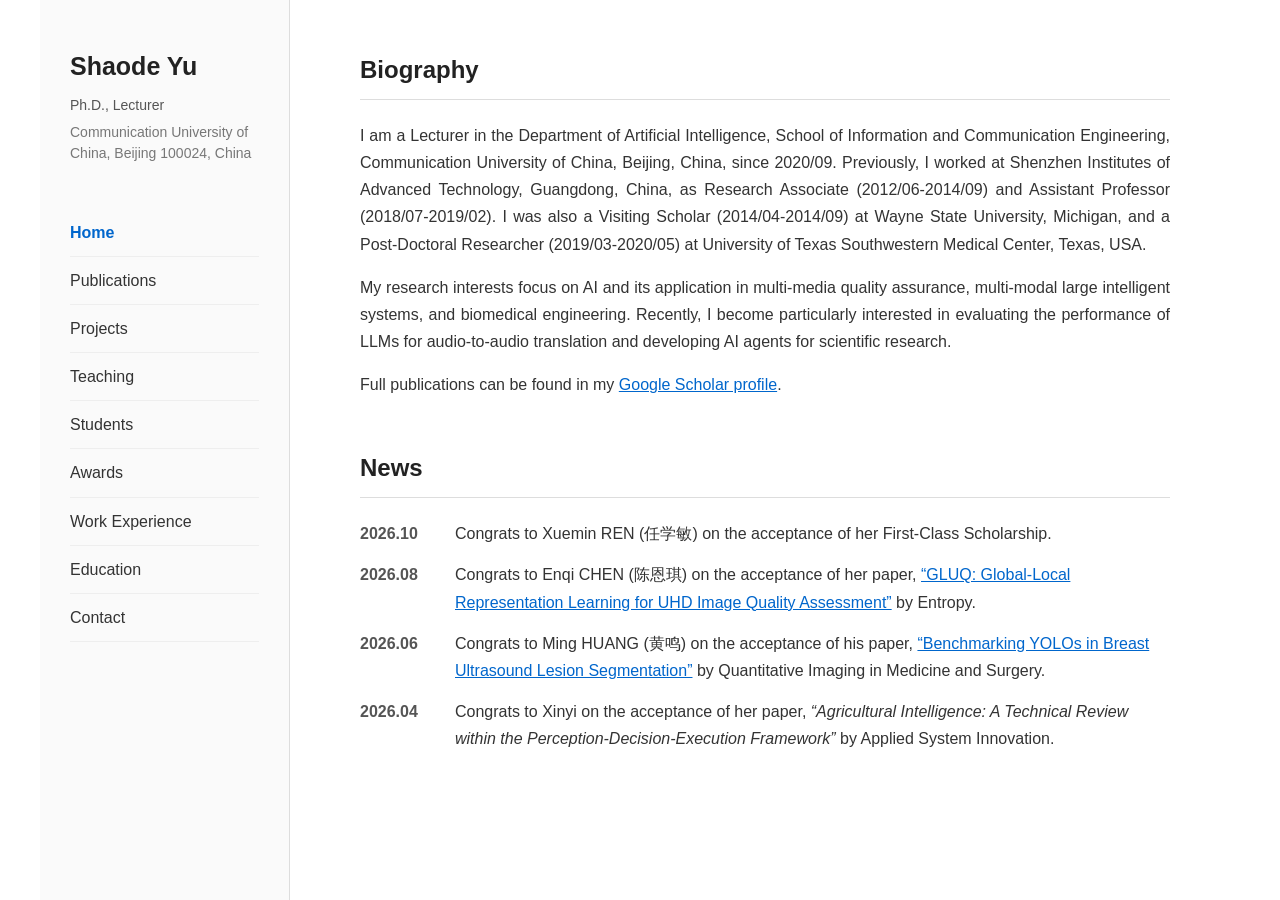
<file: index.html>
<!DOCTYPE html>
<html lang="en">

<head>
    <!-- 字符编码，保证中文、英文都正常显示 -->
    <meta charset="UTF-8">

    <!-- 让网页在手机和平板上正常缩放 -->
    <meta name="viewport" content="width=device-width, initial-scale=1.0">

    <!-- 浏览器标签页显示的标题 -->
    <title>Shaode Yu | Personal Homepage</title>

    <!-- 引入统一的 CSS 样式文件 -->
    <link rel="stylesheet" href="style.css">
</head>


<body>

    <!--
        整个页面的总容器
        里面包含：
        1. 左侧 sidebar
        2. 右侧 main content
    -->
    <div class="page-container">


        <!-- =====================================================
             左侧导航栏
        ====================================================== -->
        <aside class="sidebar">

            <!-- 姓名 -->
            <div class="profile-block">

                <h1 class="profile-name">
                    Shaode Yu
                </h1>

                <p class="profile-title">
                    Ph.D., Lecturer
                </p>

                <p class="profile-affiliation">
                    Communication University of China, Beijing 100024, China
                </p>

            </div>


            <!-- 导航菜单 -->
            <nav class="menu">

                <a href="index.html" class="active">
                    Home
                </a>

                <a href="publications.html">
                    Publications
                </a>

                <a href="projects.html">
                    Projects
                </a>

                <a href="teaching.html">
                    Teaching
                </a>

                <a href="students.html">
                    Students
                </a>

                <a href="awards.html">
                    Awards
                </a>

                <a href="work.html">
                    Work Experience
                </a>

                <a href="education.html">
                    Education
                </a>
                
                <a href="contact.html">
                    Contact
                </a>

            </nav>


        </aside>



        <!-- =====================================================
             右侧主要内容
        ====================================================== -->
        <main class="content">


            <!-- =========================
                 Biography
            ========================== -->
            <section class="section">

                <h2>Biography</h2>

                <p>
                    I am a Lecturer in the Department of Artificial Intelligence, School of Information and Communication Engineering, 
                    Communication University of China, Beijing, China, since 2020/09. 
                    Previously, I worked at Shenzhen Institutes of Advanced Technology, Guangdong, China, 
                    as Research Associate (2012/06-2014/09) and Assistant Professor (2018/07-2019/02). 
                    I was also a Visiting Scholar (2014/04-2014/09) at Wayne State University, Michigan, 
                    and a Post-Doctoral Researcher (2019/03-2020/05) at University of Texas Southwestern Medical Center, Texas, USA. 
                </p>

                <p>
                    My research interests focus on AI and its application in multi-media quality assurance, 
                    multi-modal large intelligent systems, and biomedical engineering. 
                    Recently, I become particularly interested in evaluating the performance of LLMs 
                    for audio-to-audio translation and developing AI agents for scientific research.
                </p>

                <p>
                    Full publications can be found in my <a href="https://scholar.google.com/citations?user=_C29QQoAAAAJ&hl=en&oi=ao">Google Scholar profile</a>.
                </p>

            </section>



            <!-- =========================
                 News
            ========================== -->
            <section class="section">

                <h2>News</h2>

                <div class="news-list">

                    <div class="news-item">

                        <span class="news-date">
                            2026.10
                        </span>

                        <span class="news-content">
                            Congrats to Xuemin REN (任学敏) on the acceptance of her First-Class Scholarship.
                        </span>

                    </div>

                    
                    <div class="news-item">

                        <span class="news-date">
                            2026.08
                        </span>

                        <span class="news-content">
                            Congrats to Enqi CHEN (陈恩琪) on the acceptance of her paper, 
                            <a href="https://www.mdpi.com/1099-4300/28/8/861">“GLUQ: Global-Local Representation Learning for UHD Image Quality Assessment”</a>
                            by Entropy.
                        </span>

                    </div>


                    <div class="news-item">

                        <span class="news-date">
                            2026.06
                        </span>

                        <span class="news-content">
                            Congrats to Ming HUANG (黄鸣) on the acceptance of his paper, 
                            <a href="https://qims.amegroups.org/article/view/154956">“Benchmarking YOLOs in Breast Ultrasound Lesion Segmentation”</a>
                            by Quantitative Imaging in Medicine and Surgery.
                        </span>

                    </div>


                    <div class="news-item">

                        <span class="news-date">
                            2026.04
                        </span>

                        <span class="news-content">
                            Congrats to Xinyi on the acceptance of her paper, 
                            <em>“Agricultural Intelligence: A Technical Review within the Perception-Decision-Execution Framework”</em> 
                            by Applied System Innovation.
                        </span>

                    </div>


                </div>

            </section>


        </main>

    </div>

</body>

</html>
</file>
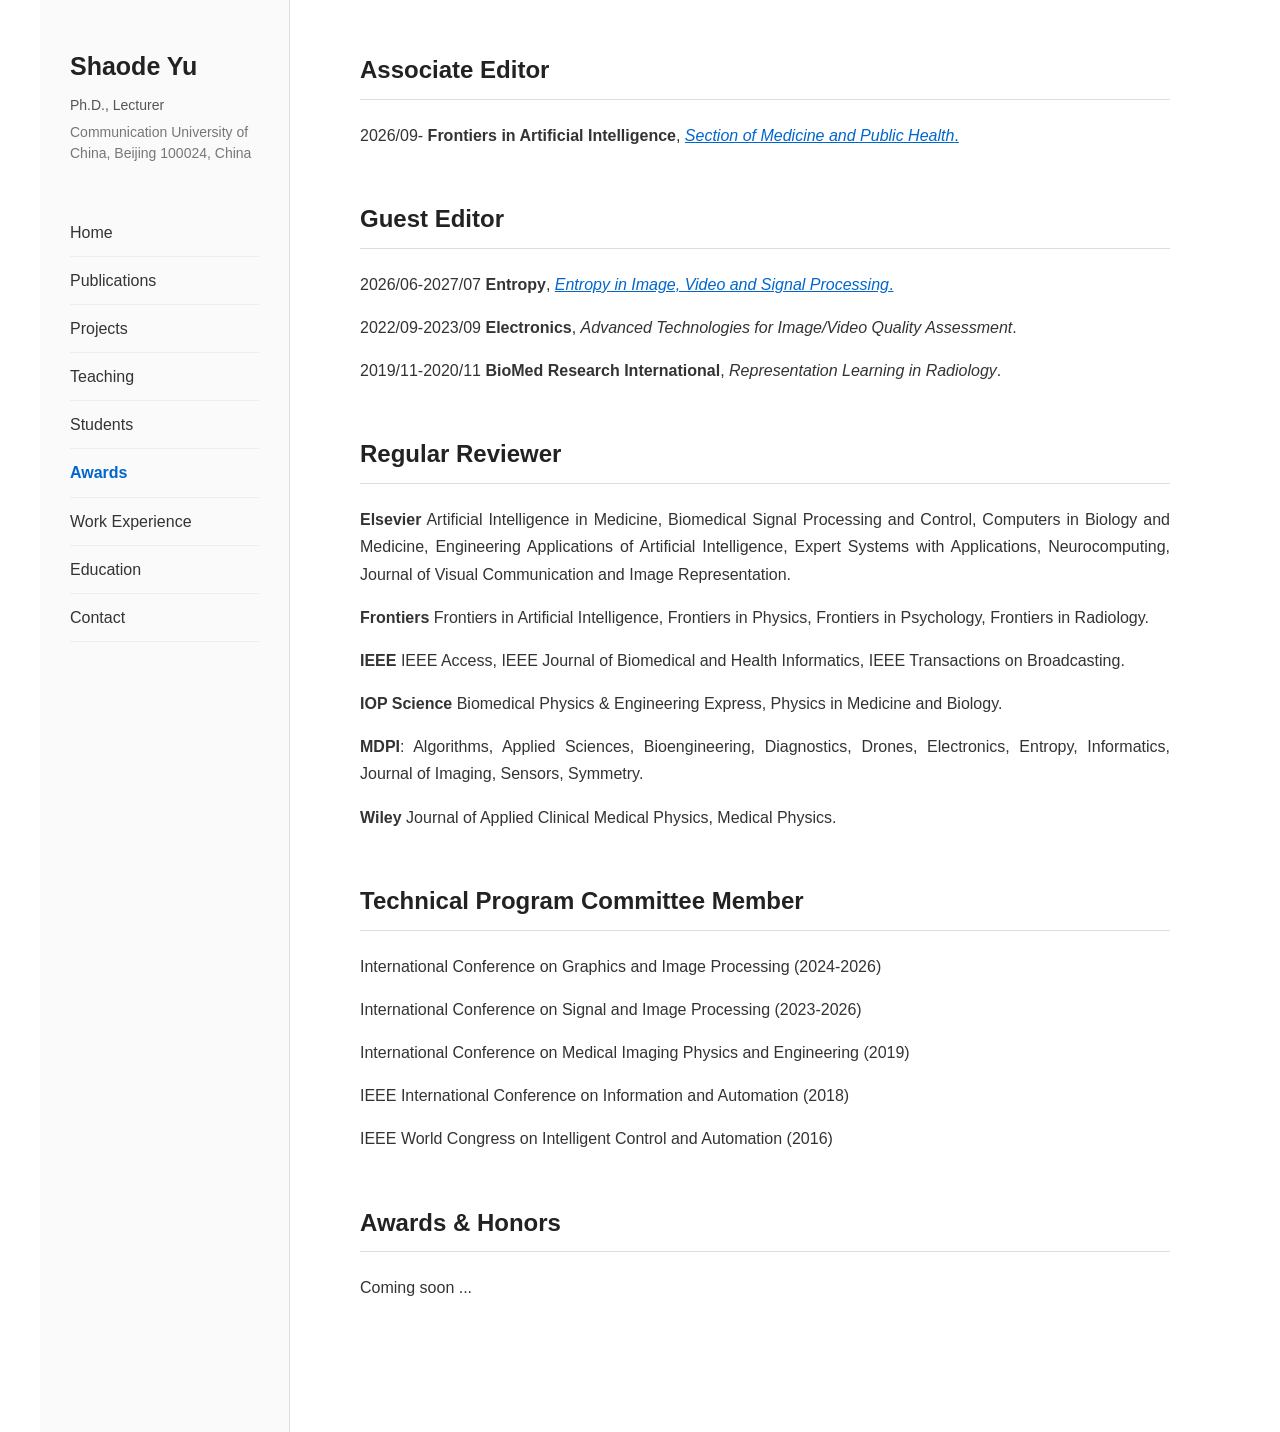
<file: awards.html>
<!DOCTYPE html>
<html lang="en">

<head>
    <!-- 字符编码，保证中文、英文都正常显示 -->
    <meta charset="UTF-8">

    <!-- 让网页在手机和平板上正常缩放 -->
    <meta name="viewport" content="width=device-width, initial-scale=1.0">

    <!-- 浏览器标签页显示的标题 -->
    <title>Shaode Yu | Personal Homepage</title>

    <!-- 引入统一的 CSS 样式文件 -->
    <link rel="stylesheet" href="style.css">
</head>


<body>

    <!--
        整个页面的总容器
        里面包含：
        1. 左侧 sidebar
        2. 右侧 main content
    -->
    <div class="page-container">


        <!-- =====================================================
             左侧导航栏
        ====================================================== -->
        <aside class="sidebar">

            <!-- 姓名 -->
            <div class="profile-block">

                <h1 class="profile-name">
                    Shaode Yu
                </h1>

                <p class="profile-title">
                    Ph.D., Lecturer
                </p>

                <p class="profile-affiliation">
                    Communication University of China, Beijing 100024, China
                </p>

            </div>


            <!-- 导航菜单 -->
            <nav class="menu">

                <a href="index.html">
                    Home
                </a>

                <a href="publications.html">
                    Publications
                </a>

                <a href="projects.html">
                    Projects
                </a>

                <a href="teaching.html">
                    Teaching
                </a>

                <a href="students.html">
                    Students
                </a>

                <a href="awards.html" class="active">
                    Awards
                </a>

                <a href="work.html">
                    Work Experience
                </a>

                <a href="education.html">
                    Education
                </a>
                
                <a href="contact.html">
                    Contact
                </a>

            </nav>


        </aside>



        <!-- =====================================================
             右侧主要内容
        ====================================================== -->
        <main class="content">

    <section class="section">
    <h2>Associate Editor</h2>

        <p>
            2026/09- <strong>Frontiers in Artificial Intelligence</strong>, 
                    <a href="https://www.frontiersin.org/journals/artificial-intelligence" target="_blank">
                        <em>Section of Medicine and Public Health</em>.
                    </a>
        </p>
    
</section>
            
<section class="section">
    <h2>Guest Editor</h2>

        <p>
            2026/06-2027/07 <strong>Entropy</strong>, 
                    <a href="https://www.mdpi.com/journal/entropy/special_issues/Z1MXG5151X" target="_blank">
                        <em>Entropy in Image, Video and Signal Processing</em>.
                    </a>
        </p>
    
        <p>
            2022/09-2023/09 <strong>Electronics</strong>, <em>Advanced Technologies for Image/Video Quality Assessment</em>.
        </p>
    
        <p>
            2019/11-2020/11 <strong>BioMed Research International</strong>, <em>Representation Learning in Radiology</em>.
        </p>
    
</section>
            
<section class="section">

    <h2>Regular Reviewer</h2>    

        <p>
            <strong>Elsevier</strong> Artificial Intelligence in Medicine, Biomedical Signal Processing and Control, 
            Computers in Biology and Medicine, Engineering Applications of Artificial Intelligence, 
            Expert Systems with Applications, Neurocomputing, Journal of Visual Communication and Image Representation.
        </p>

        <p>
            <strong>Frontiers</strong> Frontiers in Artificial Intelligence, Frontiers in Physics, Frontiers in Psychology, Frontiers in Radiology.
        </p>
    
        <p>
            <strong>IEEE</strong> IEEE Access, IEEE Journal of Biomedical and Health Informatics, IEEE Transactions on Broadcasting.
        </p>
        
        <p>
            <strong>IOP Science</strong> Biomedical Physics & Engineering Express, Physics in Medicine and Biology. 
        </p>

        <p>
            <strong>MDPI</strong>: Algorithms, Applied Sciences, Bioengineering, Diagnostics, Drones, 
            Electronics, Entropy, Informatics, Journal of Imaging, Sensors, Symmetry.  
        </p>
    
        <p>
            <strong>Wiley</strong> Journal of Applied Clinical Medical Physics, Medical Physics.
        </p>
        
</section>


<section class="section">

    <h2>Technical Program Committee Member</h2>
    
        <p>
            International Conference on Graphics and Image Processing (2024-2026)
        </p>
    
        <p>
            International Conference on Signal and Image Processing (2023-2026)
        </p>
    
        <p>
            International Conference on Medical Imaging Physics and Engineering (2019)
        </p>
    
        <p>
            IEEE International Conference on Information and Automation (2018)
        </p>

        <p>
            IEEE World Congress on Intelligent Control and Automation (2016) 
        </p>

</section>


<section class="section">
    <h2>Awards & Honors</h2>
        <p>
            Coming soon ...
        </p>

</section>

        </main>

    </div>

</body>

</html>
</file>
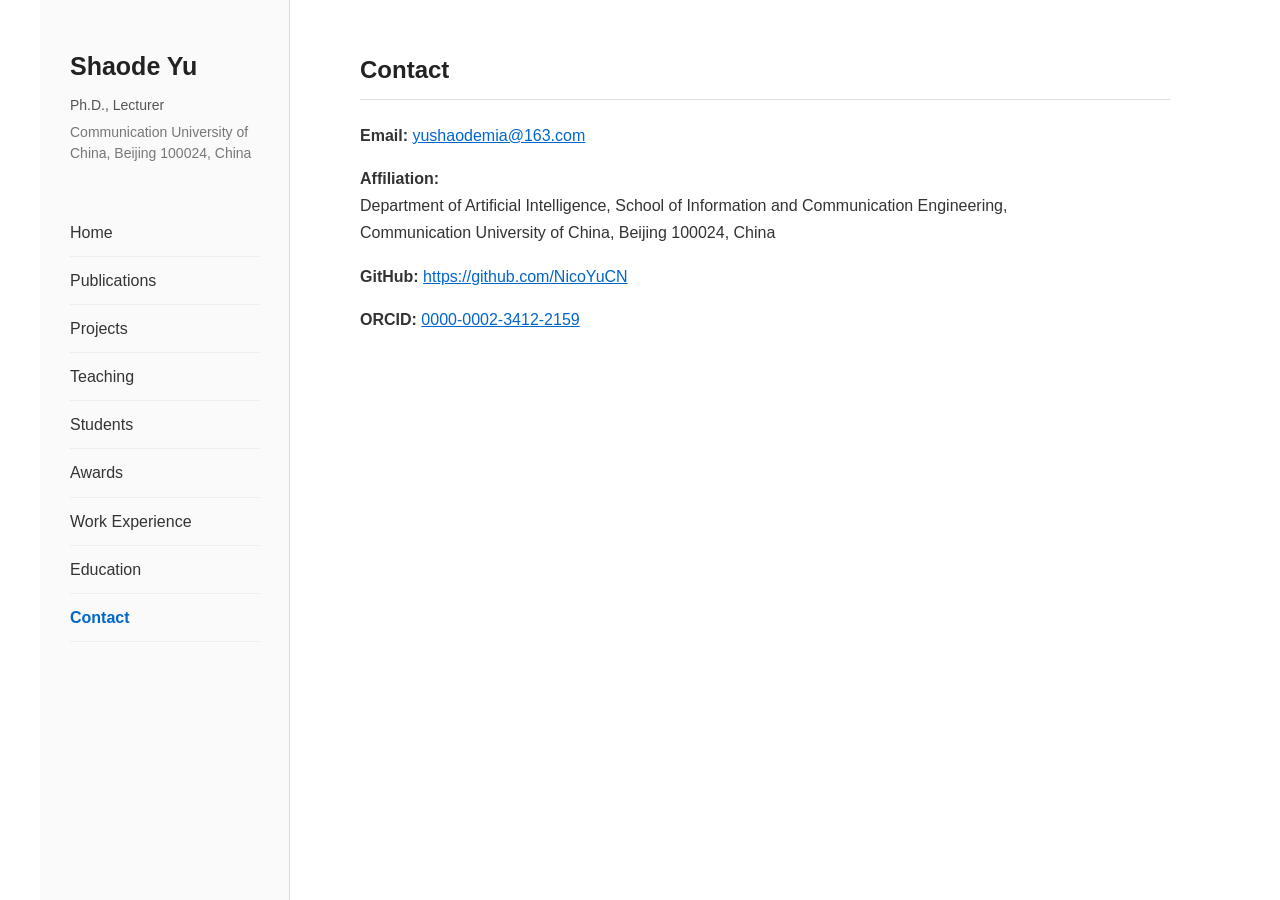
<file: contact.html>
<!DOCTYPE html>
<html lang="en">

<head>
    <!-- 字符编码，保证中文、英文都正常显示 -->
    <meta charset="UTF-8">

    <!-- 让网页在手机和平板上正常缩放 -->
    <meta name="viewport" content="width=device-width, initial-scale=1.0">

    <!-- 浏览器标签页显示的标题 -->
    <title>Shaode Yu | Personal Homepage</title>

    <!-- 引入统一的 CSS 样式文件 -->
    <link rel="stylesheet" href="style.css">
</head>


<body>

    <!--
        整个页面的总容器
        里面包含：
        1. 左侧 sidebar
        2. 右侧 main content
    -->
    <div class="page-container">


        <!-- =====================================================
             左侧导航栏
        ====================================================== -->
        <aside class="sidebar">

            <!-- 姓名 -->
            <div class="profile-block">

                <h1 class="profile-name">
                    Shaode Yu
                </h1>

                <p class="profile-title">
                    Ph.D., Lecturer
                </p>

                <p class="profile-affiliation">
                    Communication University of China, Beijing 100024, China
                </p>

            </div>


            <!-- 导航菜单 -->
            <nav class="menu">

                <a href="index.html">
                    Home
                </a>

                <a href="publications.html">
                    Publications
                </a>

                <a href="projects.html">
                    Projects
                </a>

                <a href="teaching.html">
                    Teaching
                </a>

                <a href="students.html">
                    Students
                </a>

                <a href="awards.html">
                    Awards
                </a>

                <a href="work.html">
                    Work Experience
                </a>

                <a href="education.html">
                    Education
                </a>                

                <a href="contact.html" class="active">
                    Contact
                </a>

            </nav>


        </aside>



        <!-- =====================================================
             右侧主要内容
        ====================================================== -->
        <main class="content">
            
            <section class="section">

    <h2>Contact</h2>

    <p>
        <strong>Email:</strong>
        <a href="mailto:yushaodemia@163.com">
            yushaodemia@163.com
        </a>
    </p>


    <p>
        <strong>Affiliation:</strong><br>
        Department of Artificial Intelligence, School of Information and Communication Engineering, <br>
        Communication University of China, Beijing 100024, China
    </p>


    <p>
        <strong>GitHub:</strong>
        <a href="https://github.com/NicoYuCN"
           target="_blank">
            https://github.com/NicoYuCN
        </a>
    </p>
    

    <p>
        <strong>ORCID:</strong>
        <a href="https://orcid.org/0000-0002-3412-2159"
           target="_blank">
            0000-0002-3412-2159
        </a>
    </p>


</section>

                    </main>

    </div>

</body>

</html>
</file>
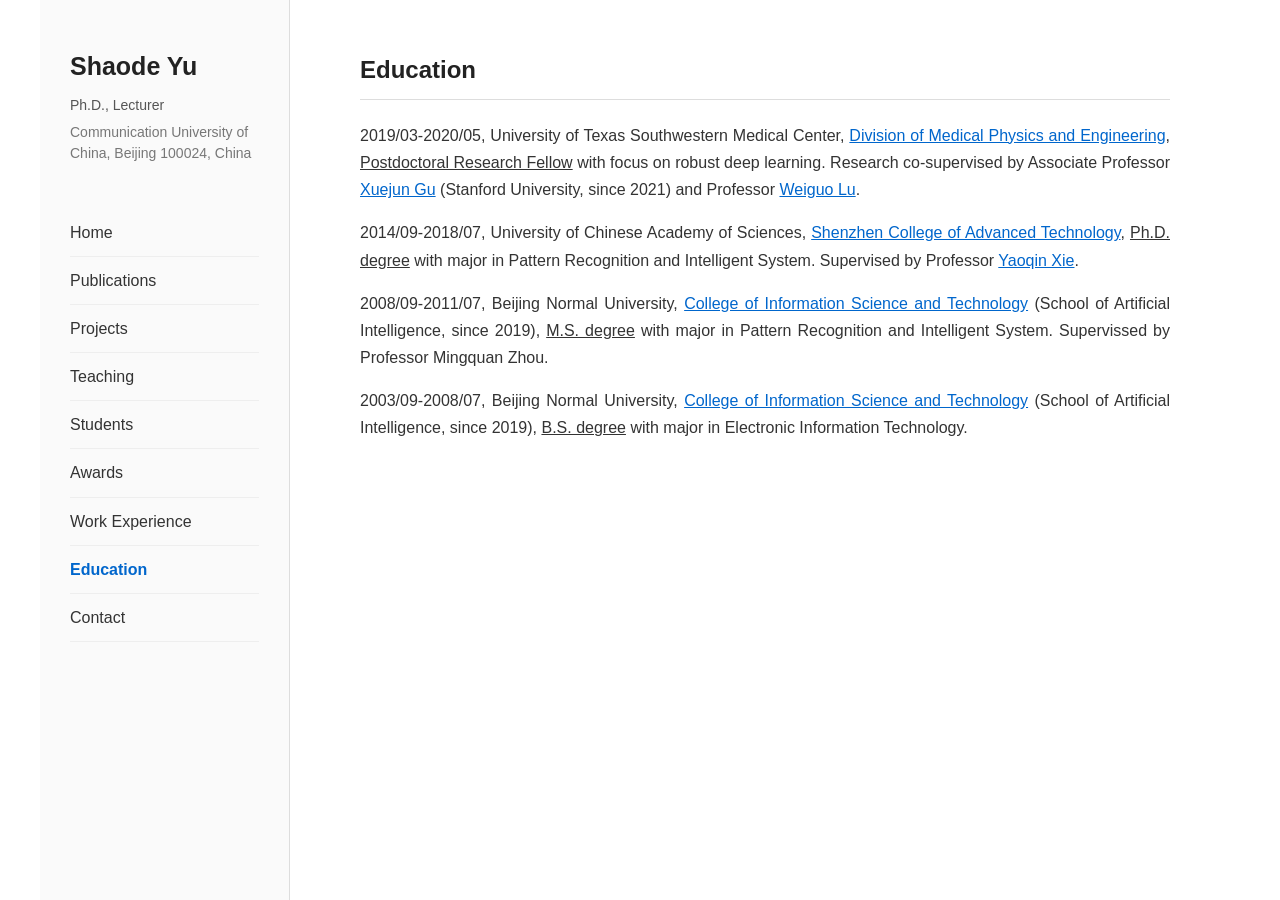
<file: education.html>
<!DOCTYPE html>
<html lang="en">

<head>
    <!-- 字符编码，保证中文、英文都正常显示 -->
    <meta charset="UTF-8">

    <!-- 让网页在手机和平板上正常缩放 -->
    <meta name="viewport" content="width=device-width, initial-scale=1.0">

    <!-- 浏览器标签页显示的标题 -->
    <title>Shaode Yu | Personal Homepage</title>

    <!-- 引入统一的 CSS 样式文件 -->
    <link rel="stylesheet" href="style.css">
</head>


<body>

    <!--
        整个页面的总容器
        里面包含：
        1. 左侧 sidebar
        2. 右侧 main content
    -->
    <div class="page-container">


        <!-- =====================================================
             左侧导航栏
        ====================================================== -->
        <aside class="sidebar">

            <!-- 姓名 -->
            <div class="profile-block">

                <h1 class="profile-name">
                    Shaode Yu
                </h1>

                <p class="profile-title">
                    Ph.D., Lecturer
                </p>

                <p class="profile-affiliation">
                    Communication University of China, Beijing 100024, China
                </p>

            </div>


            <!-- 导航菜单 -->
            <nav class="menu">

                <a href="index.html">
                    Home
                </a>

                <a href="publications.html">
                    Publications
                </a>

                <a href="projects.html">
                    Projects
                </a>

                <a href="teaching.html">
                    Teaching
                </a>

                <a href="students.html">
                    Students
                </a>

                <a href="awards.html">
                    Awards
                </a>

                <a href="work.html">
                    Work Experience
                </a>

                <a href="education.html" class="active">
                    Education
                </a>                

                <a href="contact.html">
                    Contact
                </a>

            </nav>


        </aside>



        <!-- =====================================================
             右侧主要内容
        ====================================================== -->
        <main class="content">
            
            <section class="section">

    <h2>Education</h2>

    <p>
        2019/03-2020/05, University of Texas Southwestern Medical Center, 
        <a href="https://www.utsouthwestern.edu/departments/radiation-oncology/">Division of Medical Physics and Engineering</a>, 
        <u>Postdoctoral Research Fellow</u> with focus on robust deep learning. 
        Research co-supervised by Associate Professor <a href="https://med.stanford.edu/profiles/xuejun-gu">Xuejun Gu</a> (Stanford University, since 2021) 
        and Professor <a href="https://profiles.utsouthwestern.edu/profile/152773/weiguo-lu.html">Weiguo Lu</a>. 
        
    </p>
                
    <p>
        2014/09-2018/07, University of Chinese Academy of Sciences, 
        <a href="https://www.siat.ac.cn/">Shenzhen College of Advanced Technology</a>, 
        <u>Ph.D. degree</u> with major in Pattern Recognition and Intelligent System. 
        Supervised by Professor <a href="https://scholar.google.com/citations?hl=en&user=KfrVZewAAAAJ&view_op=list_works&sortby=pubdate">Yaoqin Xie</a>. 
    </p>


    <p>
        2008/09-2011/07, Beijing Normal University, 
        <a href="https://ai.bnu.edu.cn/?page_id=2">College of Information Science and Technology</a> 
        (School of Artificial Intelligence, since 2019), 
        <u>M.S. degree</u> with major in Pattern Recognition and Intelligent System. 
        Supervissed by Professor Mingquan Zhou.
    </p>


    <p>
        2003/09-2008/07, Beijing Normal University, 
        <a href="https://ai.bnu.edu.cn/?page_id=2">College of Information Science and Technology</a> 
        (School of Artificial Intelligence, since 2019), 
        <u>B.S. degree</u> with major in Electronic Information Technology.  
    </p>


</section>

        </main>

    </div>

</body>

</html>
</file>
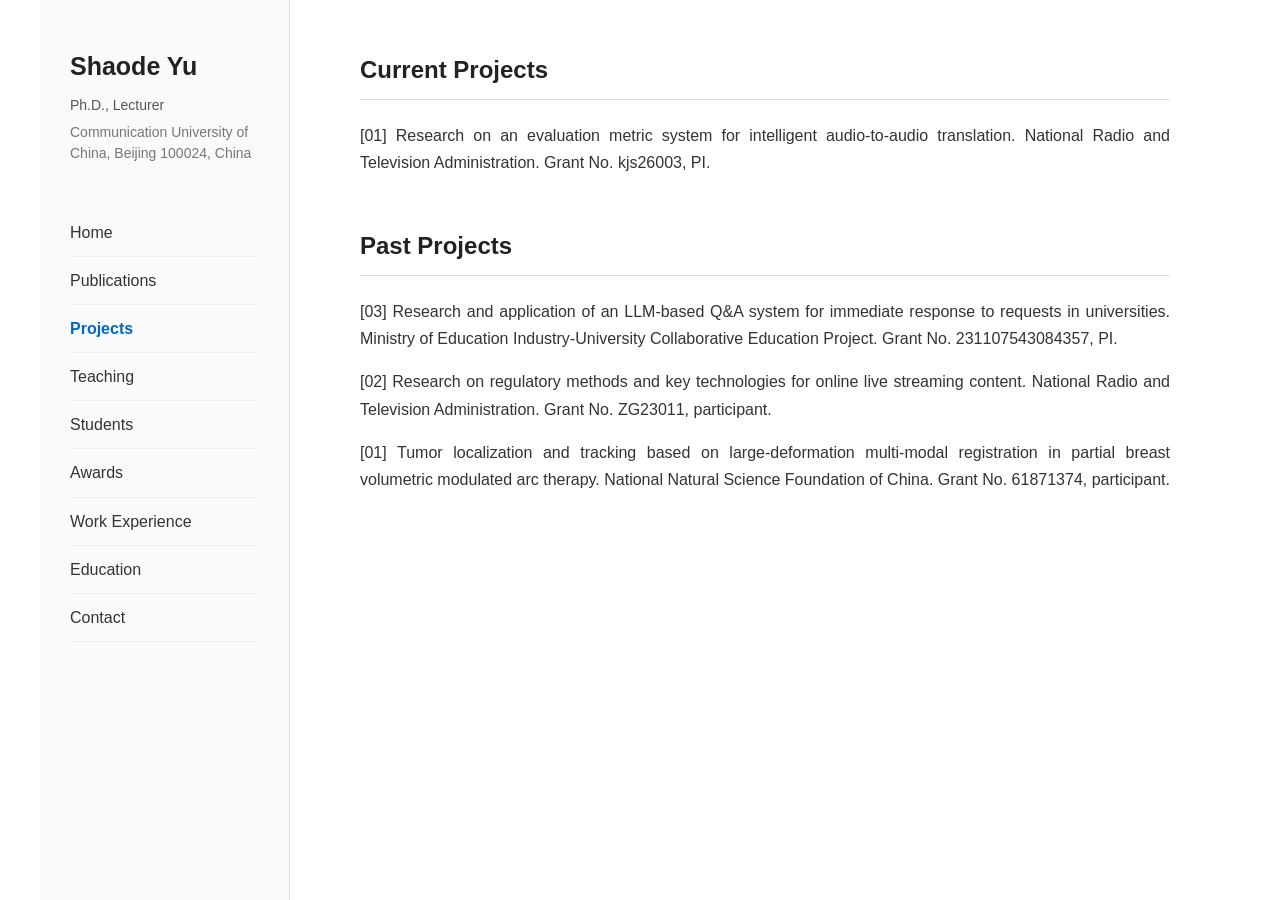
<file: projects.html>
<!DOCTYPE html>
<html lang="en">

<head>
    <!-- 字符编码，保证中文、英文都正常显示 -->
    <meta charset="UTF-8">

    <!-- 让网页在手机和平板上正常缩放 -->
    <meta name="viewport" content="width=device-width, initial-scale=1.0">

    <!-- 浏览器标签页显示的标题 -->
    <title>Shaode Yu | Personal Homepage</title>

    <!-- 引入统一的 CSS 样式文件 -->
    <link rel="stylesheet" href="style.css">
</head>


<body>

    <!--
        整个页面的总容器
        里面包含：
        1. 左侧 sidebar
        2. 右侧 main content
    -->
    <div class="page-container">


        <!-- =====================================================
             左侧导航栏
        ====================================================== -->
        <aside class="sidebar">

            <!-- 姓名 -->
            <div class="profile-block">

                <h1 class="profile-name">
                    Shaode Yu
                </h1>

                <p class="profile-title">
                    Ph.D., Lecturer
                </p>

                <p class="profile-affiliation">
                    Communication University of China, Beijing 100024, China
                </p>

            </div>


            <!-- 导航菜单 -->
            <nav class="menu">

                <a href="index.html">
                    Home
                </a>

                <a href="publications.html">
                    Publications
                </a>

                <a href="projects.html" class="active">
                    Projects
                </a>

                <a href="teaching.html">
                    Teaching
                </a>

                <a href="students.html">
                    Students
                </a>

                <a href="awards.html">
                    Awards
                </a>

                <a href="work.html">
                    Work Experience
                </a>

                <a href="education.html">
                    Education
                </a>
                
                <a href="contact.html">
                    Contact
                </a>

            </nav>


        </aside>



    <main class="content">


        <section class="section">

            <h2>Current Projects</h2>

            <p> 
                [01] Research on an evaluation metric system for intelligent audio-to-audio translation. 
                National Radio and Television Administration. 
                Grant No. kjs26003, PI.
            </p>

        </section>

        
        <section class="section">

            <h2>Past Projects</h2>

            <p> 
                [03] Research and application of an LLM-based Q&A system for immediate response to requests in universities. 
                Ministry of Education Industry-University Collaborative Education Project. 
                Grant No. 231107543084357, PI.
            </p>
            
            <p>
                [02] Research on regulatory methods and key technologies for online live streaming content. 
                National Radio and Television Administration. 
                Grant No. ZG23011, participant.
            </p>

            <p>
                [01] Tumor localization and tracking based on large-deformation multi-modal registration in partial breast volumetric modulated arc therapy. 
                National Natural Science Foundation of China. 
                Grant No. 61871374, participant.
            </p>

        </section>
    </main>

</div>

</body>

</html>
</file>
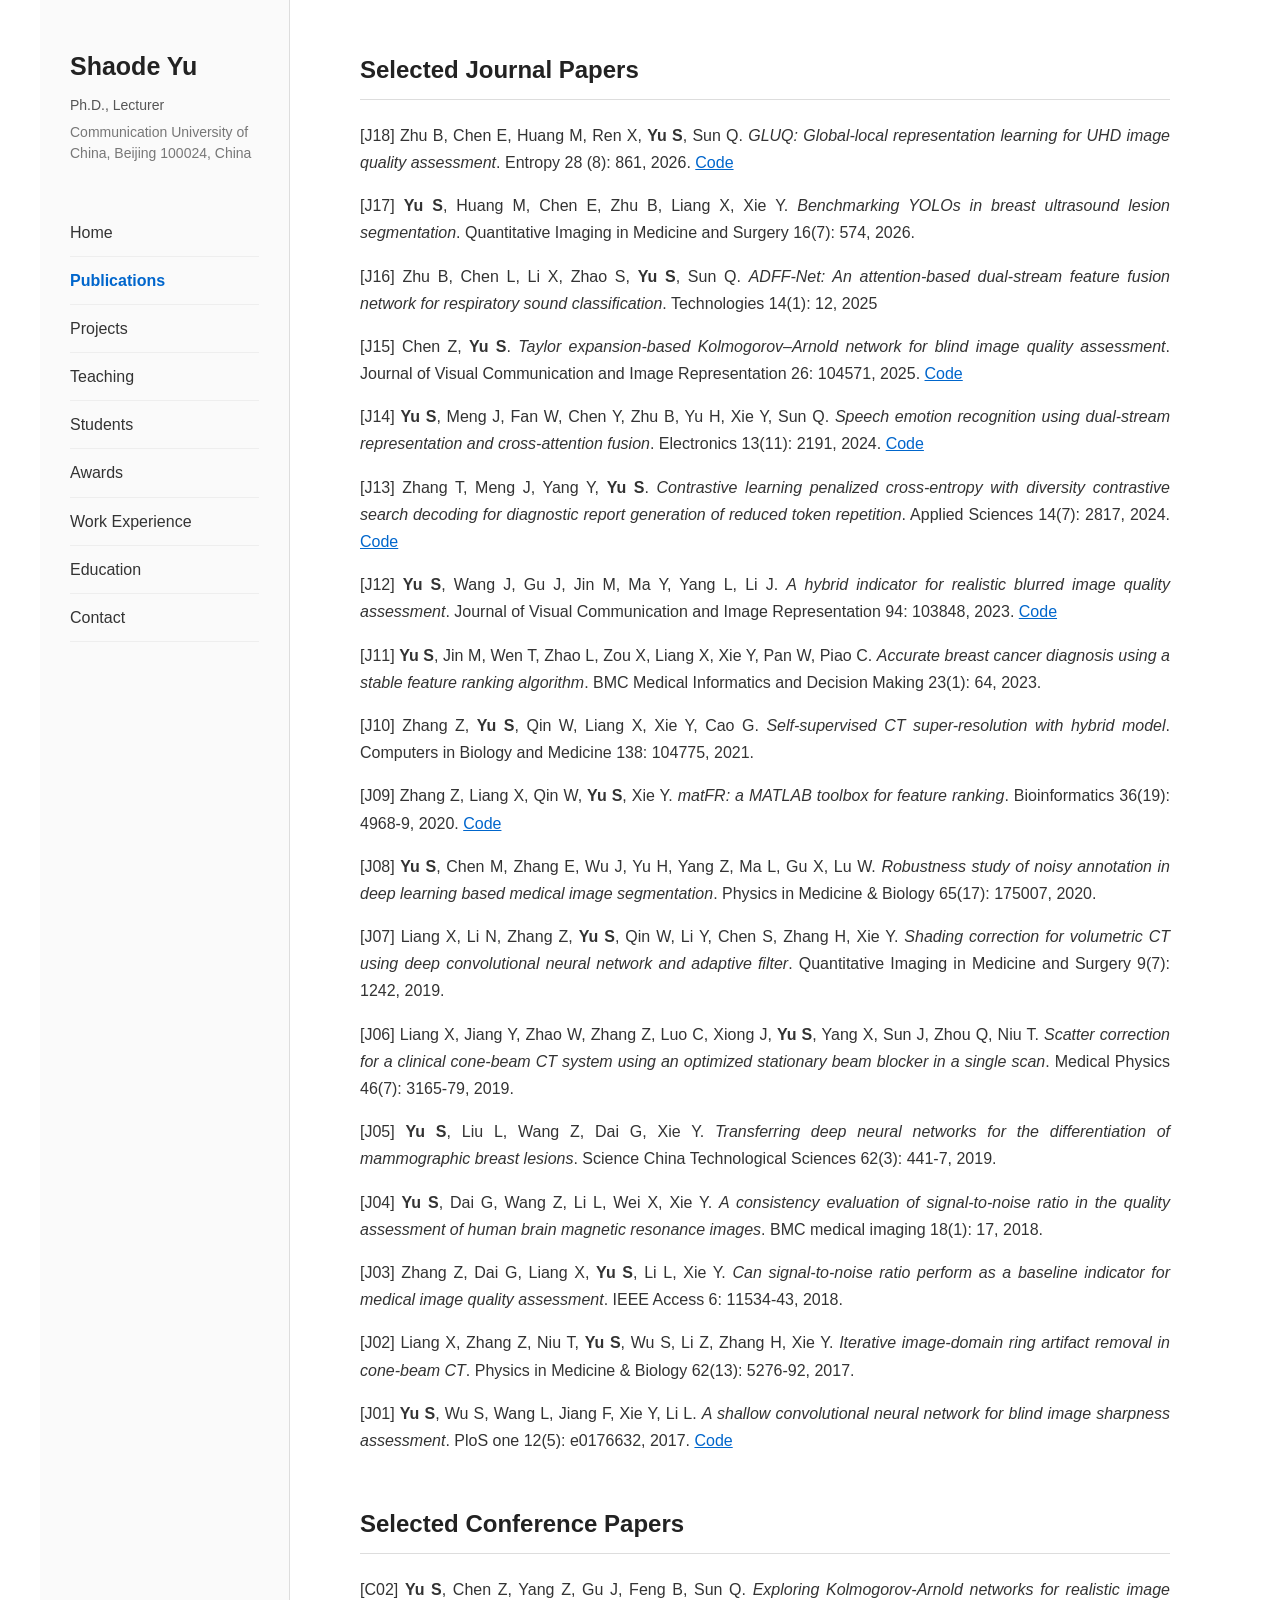
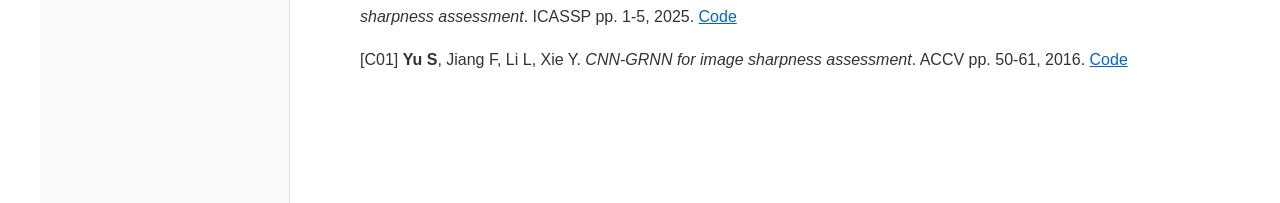
<file: publications.html>
<!DOCTYPE html>
<html lang="en">

<head>
    <!-- 字符编码，保证中文、英文都正常显示 -->
    <meta charset="UTF-8">

    <!-- 让网页在手机和平板上正常缩放 -->
    <meta name="viewport" content="width=device-width, initial-scale=1.0">

    <!-- 浏览器标签页显示的标题 -->
    <title>Shaode Yu | Personal Homepage</title>

    <!-- 引入统一的 CSS 样式文件 -->
    <link rel="stylesheet" href="style.css">
</head>


<body>

    <!--
        整个页面的总容器
        里面包含：
        1. 左侧 sidebar
        2. 右侧 main content
    -->
    <div class="page-container">


        <!-- =====================================================
             左侧导航栏
        ====================================================== -->
        <aside class="sidebar">

            <!-- 姓名 -->
            <div class="profile-block">

                <h1 class="profile-name">
                    Shaode Yu
                </h1>

                <p class="profile-title">
                    Ph.D., Lecturer
                </p>

                <p class="profile-affiliation">
                    Communication University of China, Beijing 100024, China
                </p>

            </div>


            <!-- 导航菜单 -->
            <nav class="menu">

                <a href="index.html">
                    Home
                </a>

                <a href="publications.html" class="active">
                    Publications
                </a>

                <a href="projects.html">
                    Projects
                </a>

                <a href="teaching.html">
                    Teaching
                </a>

                <a href="students.html">
                    Students
                </a>

                <a href="awards.html">
                    Awards
                </a>

                <a href="work.html">
                    Work Experience
                </a>

                <a href="education.html">
                    Education
                </a>
                
                <a href="contact.html">
                    Contact
                </a>

            </nav>


        </aside>



    <main class="content">

        <section class="section">

            <h2>Selected Journal Papers</h2>


            <div class="publication-item">

                <p>
                    [J18] Zhu B, Chen E, Huang M, Ren X, <strong>Yu S</strong>, Sun Q. 
                    <em>GLUQ: Global-local representation learning for UHD image quality assessment</em>. 
                    Entropy 28 (8): 861, 2026. 
                    <a href="https://github.com/NicoYuCN/GLUQ" target="_blank">
                        Code
                    </a>
                    <br>
                </p>

                <p>
                    [J17] <strong>Yu S</strong>, Huang M, Chen E, Zhu B, Liang X, Xie Y.  
                    <em>Benchmarking YOLOs in breast ultrasound lesion segmentation</em>. 
                    Quantitative Imaging in Medicine and Surgery 16(7): 574, 2026. 
                    <br>
                </p>
                
                <p>
                    [J16] Zhu B, Chen L, Li X, Zhao S, <strong>Yu S</strong>, Sun Q.  
                    <em>ADFF-Net: An attention-based dual-stream feature fusion network for respiratory sound classification</em>. 
                    Technologies 14(1): 12, 2025
                    <br>
                </p>
                
                <p>
                    [J15] Chen Z, <strong>Yu S</strong>. 
                    <em>Taylor expansion-based Kolmogorov–Arnold network for blind image quality assessment</em>. 
                    Journal of Visual Communication and Image Representation 26: 104571, 2025.
                    <a href="https://github.com/ZeChen-AI/KAN4IQA" target="_blank">
                        Code
                    </a>
                    <br>
                </p>

                <p>
                    [J14] <strong>Yu S</strong>, Meng J, Fan W, Chen Y, Zhu B, Yu H, Xie Y, Sun Q. 
                    <em>Speech emotion recognition using dual-stream representation and cross-attention fusion</em>. 
                    Electronics 13(11): 2191, 2024. 
                    <a href="https://github.com/NicoYuCN/SERcaf" target="_blank">
                        Code
                    </a>
                    <br>
                </p>

                <p>
                    [J13] Zhang T, Meng J, Yang Y, <strong>Yu S</strong>. 
                    <em>Contrastive learning penalized cross-entropy with diversity contrastive search decoding for diagnostic report generation of reduced token repetition</em>. 
                    Applied Sciences 14(7): 2817, 2024.
                    <a href="https://github.com/NicoYuCN/SERcaf" target="_blank">
                        Code
                    </a>
                    <br>
                </p>

                <p>
                    [J12] <strong>Yu S</strong>, Wang J, Gu J, Jin M, Ma Y, Yang L, Li J. 
                    <em>A hybrid indicator for realistic blurred image quality assessment</em>. 
                    Journal of Visual Communication and Image Representation 94: 103848, 2023. 
                    <a href="https://github.com/NicoYuCN/IQAfitnnw" target="_blank">
                        Code
                    </a>
                    <br>
                </p>

                <p>
                    [J11] <strong>Yu S</strong>, Jin M, Wen T, Zhao L, Zou X, Liang X, Xie Y, Pan W, Piao C.  
                    <em>Accurate breast cancer diagnosis using a stable feature ranking algorithm</em>. 
                    BMC Medical Informatics and Decision Making 23(1): 64, 2023.
                    <br>
                </p>

                <p>
                    [J10] Zhang Z, <strong>Yu S</strong>, Qin W, Liang X, Xie Y, Cao G.  
                    <em>Self-supervised CT super-resolution with hybrid model</em>. 
                    Computers in Biology and Medicine 138: 104775, 2021.
                    <br>
                </p>
                
                <p>
                    [J09] Zhang Z, Liang X, Qin W, <strong>Yu S</strong>, Xie Y. 
                    <em>matFR: a MATLAB toolbox for feature ranking</em>. 
                    Bioinformatics 36(19): 4968-9, 2020. 
                    <a href="https://github.com/NicoYuCN/SERcaf" target="_blank">
                        Code
                    </a>
                    <br>
                </p>

                <p>
                    [J08] <strong>Yu S</strong>, Chen M, Zhang E, Wu J, Yu H, Yang Z, Ma L, Gu X, Lu W.  
                    <em>Robustness study of noisy annotation in deep learning based medical image segmentation</em>. 
                    Physics in Medicine & Biology 65(17): 175007, 2020. 
                    <br>
                </p>

                <p>
                    [J07] Liang X, Li N, Zhang Z, <strong>Yu S</strong>, Qin W, Li Y, Chen S, Zhang H, Xie Y.  
                    <em>Shading correction for volumetric CT using deep convolutional neural network and adaptive filter</em>. 
                    Quantitative Imaging in Medicine and Surgery 9(7): 1242, 2019. 
                    <br>
                </p>

                <p>
                    [J06] Liang X, Jiang Y, Zhao W, Zhang Z, Luo C, Xiong J, <strong>Yu S</strong>, Yang X, Sun J, Zhou Q, Niu T.  
                    <em>Scatter correction for a clinical cone‐beam CT system using an optimized stationary beam blocker in a single scan</em>. 
                    Medical Physics 46(7): 3165-79, 2019. 
                    <br>
                </p>
                
                <p>
                    [J05] <strong>Yu S</strong>, Liu L, Wang Z, Dai G, Xie Y.  
                    <em>Transferring deep neural networks for the differentiation of mammographic breast lesions</em>. 
                    Science China Technological Sciences 62(3): 441-7, 2019. 
                    <br>
                </p>
                
                <p>
                    [J04] <strong>Yu S</strong>, Dai G, Wang Z, Li L, Wei X, Xie Y.  
                    <em>A consistency evaluation of signal-to-noise ratio in the quality assessment of human brain magnetic resonance images</em>. 
                    BMC medical imaging 18(1): 17, 2018.
                    <br>
                </p>
                
                <p>
                    [J03] Zhang Z, Dai G, Liang X, <strong>Yu S</strong>, Li L, Xie Y.  
                    <em>Can signal-to-noise ratio perform as a baseline indicator for medical image quality assessment</em>. 
                    IEEE Access 6: 11534-43, 2018.
                    <br>
                </p>
                
                <p>
                    [J02] Liang X, Zhang Z, Niu T, <strong>Yu S</strong>, Wu S, Li Z, Zhang H, Xie Y.  
                    <em>Iterative image-domain ring artifact removal in cone-beam CT</em>. 
                    Physics in Medicine & Biology 62(13): 5276-92, 2017.
                    <br>
                </p>

                <p>
                    [J01] <strong>Yu S</strong>, Wu S, Wang L, Jiang F, Xie Y, Li L. 
                    <em>A shallow convolutional neural network for blind image sharpness assessment</em>. 
                    PloS one 12(5): e0176632, 2017.
                    <a href="https://github.com/NicoYuCN/PlosOneIQA" target="_blank">
                        Code
                    </a>
                    <br>
                </p>


            </div>


        </section>



        <section class="section">

            <h2>Selected Conference Papers</h2>


            <div class="publication-item">

                <p>
                    [C02] <strong>Yu S</strong>, Chen Z, Yang Z, Gu J, Feng B, Sun Q. 
                    <em>Exploring Kolmogorov-Arnold networks for realistic image sharpness assessment</em>. 
                    ICASSP pp. 1-5, 2025.
                    <a href="https://github.com/ZeChen-AI/KAN4IQA" target="_blank">
                        Code
                    </a>
                    <br>
                </p>

                <p>
                    [C01] <strong>Yu S</strong>, Jiang F, Li L, Xie Y. 
                    <em>CNN-GRNN for image sharpness assessment</em>. 
                    ACCV pp. 50-61, 2016.
                    <a href="https://github.com/NicoYuCN/PlosOneIQA" target="_blank">
                        Code
                    </a>
                    <br>
                </p>


            </div>


        </section>


    </main>


</div>

</body>

</html>
</file>
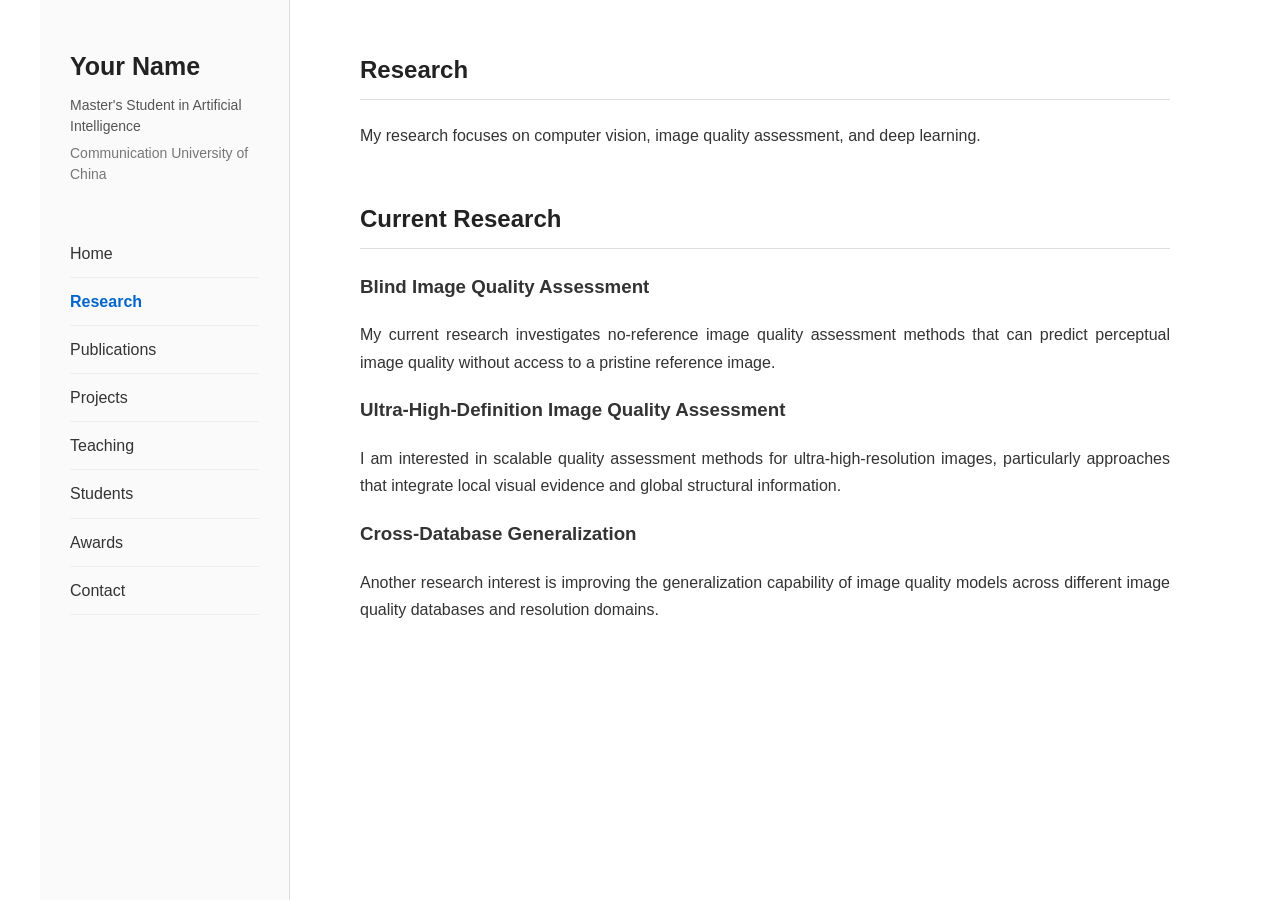
<file: research.html>
<!DOCTYPE html>
<html lang="en">

<head>

    <meta charset="UTF-8">

    <meta name="viewport"
          content="width=device-width, initial-scale=1.0">

    <title>Research | Your Name</title>

    <link rel="stylesheet" href="style.css">

</head>


<body>


<div class="page-container">


    <!-- Sidebar -->
    <aside class="sidebar">

        <div class="profile-block">

            <h1 class="profile-name">
                Your Name
            </h1>

            <p class="profile-title">
                Master's Student in Artificial Intelligence
            </p>

            <p class="profile-affiliation">
                Communication University of China
            </p>

        </div>


        <nav class="menu">

            <a href="index.html">
                Home
            </a>

            <a href="research.html" class="active">
                Research
            </a>

            <a href="publications.html">
                Publications
            </a>

            <a href="projects.html">
                Projects
            </a>

            <a href="teaching.html">
                Teaching
            </a>

            <a href="students.html">
                Students
            </a>

            <a href="awards.html">
                Awards
            </a>

            <a href="contact.html">
                Contact
            </a>

        </nav>


    </aside>



    <!-- Main -->
    <main class="content">


        <section class="section">

            <h2>Research</h2>

            <p>
                My research focuses on computer vision,
                image quality assessment,
                and deep learning.
            </p>

        </section>



        <section class="section">

            <h2>Current Research</h2>

            <h3>
                Blind Image Quality Assessment
            </h3>

            <p>
                My current research investigates
                no-reference image quality assessment methods
                that can predict perceptual image quality
                without access to a pristine reference image.
            </p>


            <h3>
                Ultra-High-Definition Image Quality Assessment
            </h3>

            <p>
                I am interested in scalable quality assessment
                methods for ultra-high-resolution images,
                particularly approaches that integrate
                local visual evidence and global structural information.
            </p>


            <h3>
                Cross-Database Generalization
            </h3>

            <p>
                Another research interest is improving
                the generalization capability of image quality models
                across different image quality databases
                and resolution domains.
            </p>

        </section>


    </main>

</div>


</body>

</html>
</file>
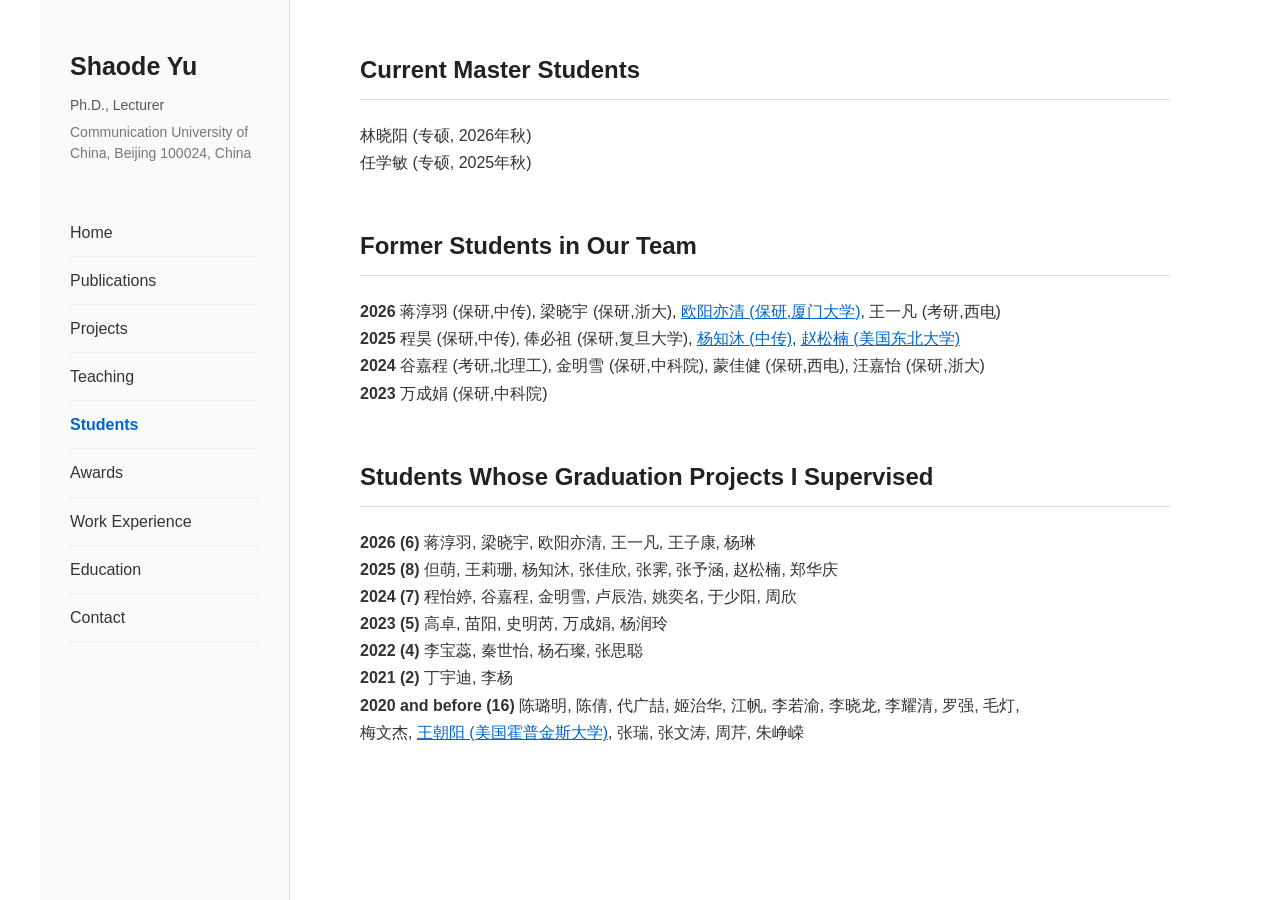
<file: students.html>
<!DOCTYPE html>
<html lang="en">

<head>
    <!-- 字符编码，保证中文、英文都正常显示 -->
    <meta charset="UTF-8">

    <!-- 让网页在手机和平板上正常缩放 -->
    <meta name="viewport" content="width=device-width, initial-scale=1.0">

    <!-- 浏览器标签页显示的标题 -->
    <title>Shaode Yu | Personal Homepage</title>

    <!-- 引入统一的 CSS 样式文件 -->
    <link rel="stylesheet" href="style.css">
</head>


<body>

    <!--
        整个页面的总容器
        里面包含：
        1. 左侧 sidebar
        2. 右侧 main content
    -->
    <div class="page-container">


        <!-- =====================================================
             左侧导航栏
        ====================================================== -->
        <aside class="sidebar">

            <!-- 姓名 -->
            <div class="profile-block">

                <h1 class="profile-name">
                    Shaode Yu
                </h1>

                <p class="profile-title">
                    Ph.D., Lecturer
                </p>

                <p class="profile-affiliation">
                    Communication University of China, Beijing 100024, China
                </p>

            </div>


            <!-- 导航菜单 -->
            <nav class="menu">

                <a href="index.html">
                    Home
                </a>

                <a href="publications.html">
                    Publications
                </a>

                <a href="projects.html">
                    Projects
                </a>

                <a href="teaching.html">
                    Teaching
                </a>

                <a href="students.html" class="active">
                    Students
                </a>

                <a href="awards.html">
                    Awards
                </a>

                <a href="work.html">
                    Work Experience
                </a>

                <a href="education.html">
                    Education
                </a>                

                <a href="contact.html">
                    Contact
                </a>

            </nav>


        </aside>



    <main class="content">


<section class="section">

    <h2>Current Master Students</h2>

    <p>
        林晓阳 (专硕, 2026年秋) <br>
        任学敏 (专硕, 2025年秋) <br> 
    </p>

</section>

<section class="section">

    <h2>Former Students in Our Team</h2>

    <p>
        <strong>2026</strong> 蒋淳羽 (保研,中传), 梁晓宇 (保研,浙大), <a href="https://huggingface.co/Aentp/">欧阳亦清 (保研,厦门大学)</a>, 王一凡 (考研,西电) <br>
        <strong>2025</strong> 程昊 (保研,中传), 俸必祖 (保研,复旦大学), 
        <a href="https://scholar.google.com/citations?hl=en&user=kn206EMAAAAJ&view_op=list_works/">杨知沐 (中传)</a>, 
        <a href="https://scholar.google.com/citations?user=ggLK30AAAAAJ&hl=en&oi=ao/">赵松楠 (美国东北大学)</a> <br>
        <strong>2024</strong> 谷嘉程 (考研,北理工), 金明雪 (保研,中科院), 蒙佳健 (保研,西电), 汪嘉怡 (保研,浙大) <br>
        <strong>2023</strong> 万成娟 (保研,中科院) <br>  
    </p>

</section>

<section class="section">

    <h2>Students Whose Graduation Projects I Supervised</h2>

    <p>
        <strong>2026 (6)</strong> 蒋淳羽, 梁晓宇, 欧阳亦清, 王一凡, 王子康, 杨琳 <br>
        <strong>2025 (8)</strong> 但萌, 王莉珊, 杨知沐, 张佳欣, 张霁, 张予涵, 赵松楠, 郑华庆 <br>
        <strong>2024 (7)</strong> 程怡婷, 谷嘉程, 金明雪, 卢辰浩, 姚奕名, 于少阳, 周欣 <br>
        <strong>2023 (5)</strong> 高卓, 苗阳, 史明芮, 万成娟, 杨润玲 <br>
        <strong>2022 (4)</strong> 李宝蕊, 秦世怡, 杨石璨, 张思聪 <br>
        <strong>2021 (2)</strong> 丁宇迪, 李杨 <br>
        <strong>2020 and before (16)</strong> 陈璐明, 陈倩, 代广喆, 姬治华, 江帆, 李若渝, 李晓龙, 李耀清, 罗强, 毛灯, <br> 
        梅文杰, <a href="https://zhao-yang-wang.github.io/">王朝阳 (美国霍普金斯大学)</a>, 张瑞, 张文涛, 周芹, 朱峥嵘           
    </p>

</section>


                </main>

    </div>

</body>

</html>
</file>
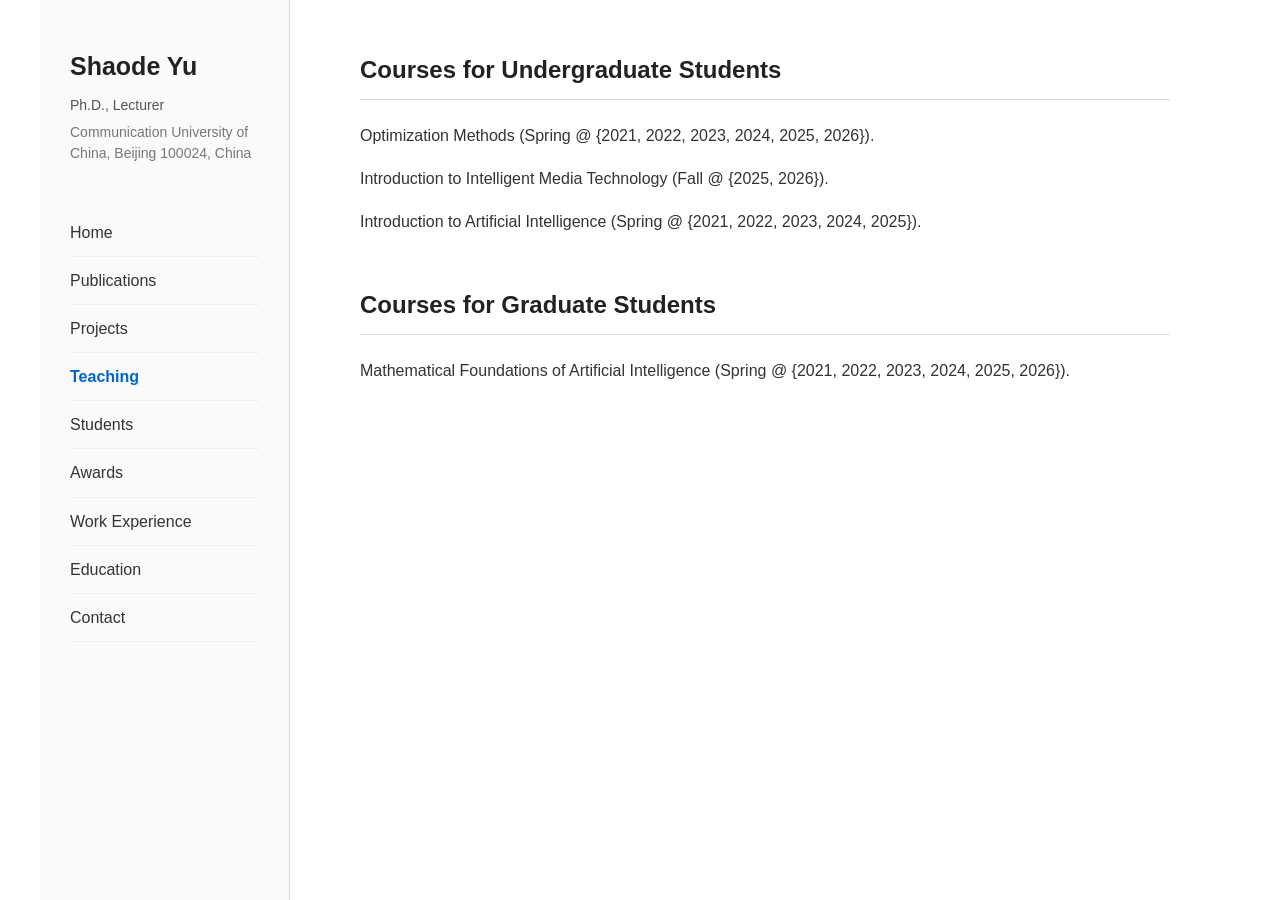
<file: teaching.html>
<!DOCTYPE html>
<html lang="en">

<head>
    <!-- 字符编码，保证中文、英文都正常显示 -->
    <meta charset="UTF-8">

    <!-- 让网页在手机和平板上正常缩放 -->
    <meta name="viewport" content="width=device-width, initial-scale=1.0">

    <!-- 浏览器标签页显示的标题 -->
    <title>Shaode Yu | Personal Homepage</title>

    <!-- 引入统一的 CSS 样式文件 -->
    <link rel="stylesheet" href="style.css">
</head>


<body>

    <!--
        整个页面的总容器
        里面包含：
        1. 左侧 sidebar
        2. 右侧 main content
    -->
    <div class="page-container">


        <!-- =====================================================
             左侧导航栏
        ====================================================== -->
        <aside class="sidebar">

            <!-- 姓名 -->
            <div class="profile-block">

                <h1 class="profile-name">
                    Shaode Yu
                </h1>

                <p class="profile-title">
                    Ph.D., Lecturer
                </p>

                <p class="profile-affiliation">
                    Communication University of China, Beijing 100024, China
                </p>

            </div>


            <!-- 导航菜单 -->
            <nav class="menu">

                <a href="index.html">
                    Home
                </a>

                <a href="publications.html">
                    Publications
                </a>

                <a href="projects.html">
                    Projects
                </a>

                <a href="teaching.html" class="active">
                    Teaching
                </a>

                <a href="students.html">
                    Students
                </a>

                <a href="awards.html">
                    Awards
                </a>

                <a href="work.html">
                    Work Experience
                </a>

                <a href="education.html">
                    Education
                </a>
                
                <a href="contact.html">
                    Contact
                </a>

            </nav>


        </aside>



        <!-- =====================================================
             右侧主要内容
        ====================================================== -->
        <main class="content">
            
    <section class="section">

    <h2>Courses for Undergraduate Students</h2>

    <p>
        Optimization Methods (Spring @ {2021, 2022, 2023, 2024, 2025, 2026}).
    </p>

    <p>
        Introduction to Intelligent Media Technology (Fall @ {2025, 2026}).
    </p>    

    <p>
        Introduction to Artificial Intelligence (Spring @ {2021, 2022, 2023, 2024, 2025}).
    </p>

    </section>


    <section class="section">
    <h2>Courses for Graduate Students</h2>

    <p>
        Mathematical Foundations of Artificial Intelligence (Spring @ {2021, 2022, 2023, 2024, 2025, 2026}).
    </p>


</section>

                    </main>

    </div>

</body>

</html>
</file>
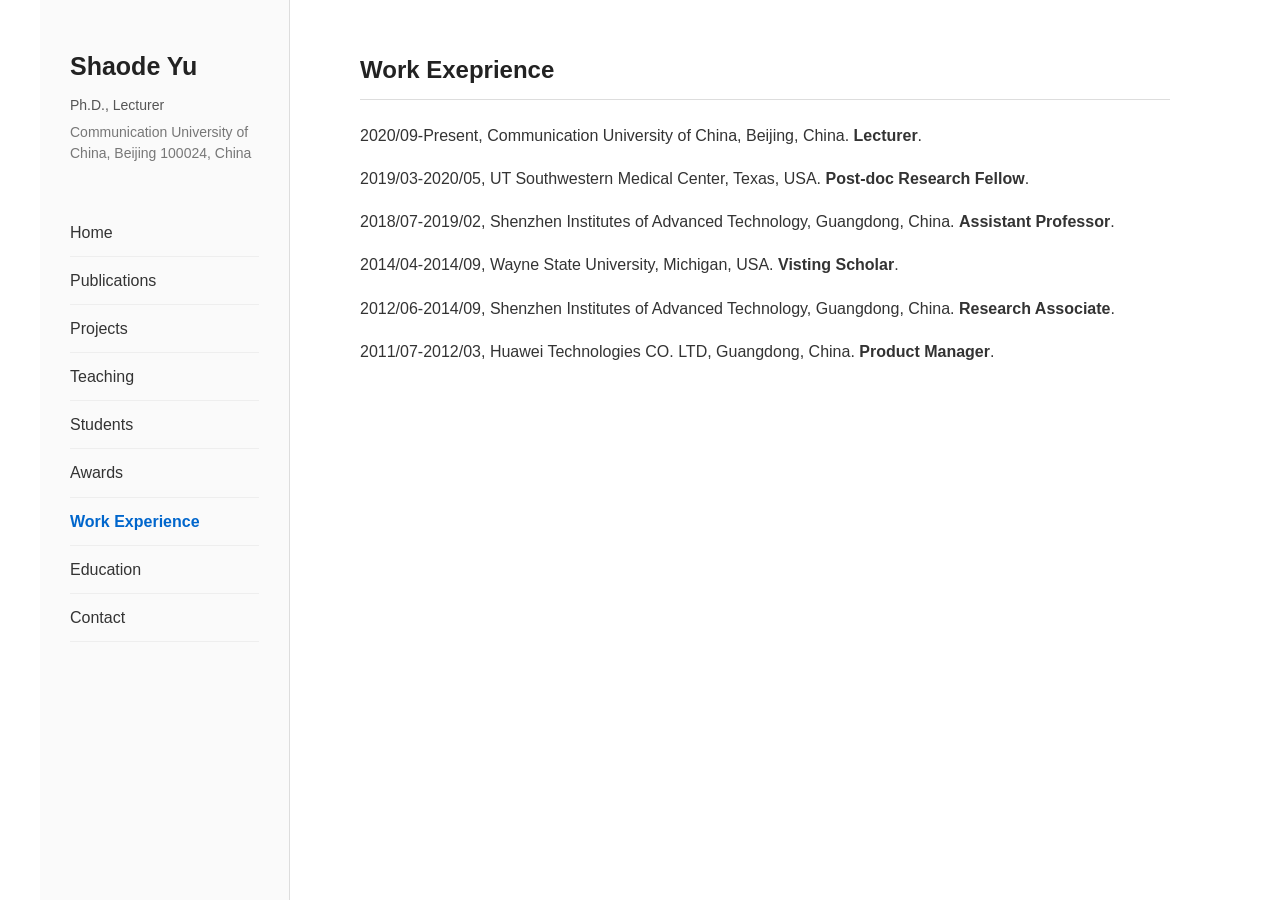
<file: work.html>
<!DOCTYPE html>
<html lang="en">

<head>
    <!-- 字符编码，保证中文、英文都正常显示 -->
    <meta charset="UTF-8">

    <!-- 让网页在手机和平板上正常缩放 -->
    <meta name="viewport" content="width=device-width, initial-scale=1.0">

    <!-- 浏览器标签页显示的标题 -->
    <title>Shaode Yu | Personal Homepage</title>

    <!-- 引入统一的 CSS 样式文件 -->
    <link rel="stylesheet" href="style.css">
</head>


<body>

    <!--
        整个页面的总容器
        里面包含：
        1. 左侧 sidebar
        2. 右侧 main content
    -->
    <div class="page-container">


        <!-- =====================================================
             左侧导航栏
        ====================================================== -->
        <aside class="sidebar">

            <!-- 姓名 -->
            <div class="profile-block">

                <h1 class="profile-name">
                    Shaode Yu
                </h1>

                <p class="profile-title">
                    Ph.D., Lecturer
                </p>

                <p class="profile-affiliation">
                    Communication University of China, Beijing 100024, China
                </p>

            </div>


            <!-- 导航菜单 -->
            <nav class="menu">

                <a href="index.html">
                    Home
                </a>

                <a href="publications.html">
                    Publications
                </a>

                <a href="projects.html">
                    Projects
                </a>

                <a href="teaching.html">
                    Teaching
                </a>

                <a href="students.html">
                    Students
                </a>

                <a href="awards.html">
                    Awards
                </a>

                <a href="work.html" class="active">
                    Work Experience
                </a>

                <a href="education.html">
                    Education
                </a>                

                <a href="contact.html">
                    Contact
                </a>

            </nav>

        </aside>



        <!-- =====================================================
             右侧主要内容
        ====================================================== -->
        <main class="content">
            
            <section class="section">

    <h2>Work Exeprience</h2>

    <p>
        2020/09-Present, Communication University of China, Beijing, China. <strong>Lecturer</strong>.
    </p>

    <p>
        2019/03-2020/05, UT Southwestern Medical Center, Texas, USA. <strong>Post-doc Research Fellow</strong>.
    </p>


    <p>
        2018/07-2019/02, Shenzhen Institutes of Advanced Technology, Guangdong, China. <strong>Assistant Professor</strong>.
    </p>

    <p>
        2014/04-2014/09, Wayne State University, Michigan, USA. <strong>Visting Scholar</strong>.
    </p>

    <p>
        2012/06-2014/09, Shenzhen Institutes of Advanced Technology, Guangdong, China. <strong>Research Associate</strong>.
    </p>

    <p>
        2011/07-2012/03, Huawei Technologies CO. LTD, Guangdong, China. <strong>Product Manager</strong>.
    </p>


</section>

                    </main>

    </div>

</body>

</html>
</file>
<file: style.css>
/* ============================================================
   1. 全局设置
============================================================ */


/*
 * box-sizing: border-box
 *
 * 非常建议所有现代网页都加入。
 *
 * 默认情况下：
 * width = 内容宽度
 *
 * 加上 border-box 后：
 * width = 内容 + padding + border
 *
 * 这样布局更容易计算。
 */
* {
    box-sizing: border-box;
}


/*
 * body 是整个网页
 */
body {

    /* 去掉浏览器默认外边距 */
    margin: 0;

    padding: 0;


    /*
     * 字体
     *
     * Arial：Windows / Linux 常见
     * Helvetica：macOS 常见
     * sans-serif：如果前面的字体都没有，就使用系统无衬线字体
     */
    font-family:
        Arial,
        Helvetica,
        sans-serif;


    /* 正文字体颜色 */
    color: #333333;


    /* 页面背景 */
    background-color: #ffffff;


    /*
     * 行高
     *
     * 1.7 表示：
     * 行距大约为字体大小的 1.7 倍
     *
     * 对学术主页比较舒服
     */
    line-height: 1.7;


    /* 正文字号 */
    font-size: 16px;
}




/* ============================================================
   2. 整体页面布局
============================================================ */

.page-container {

    /*
     * Flex 布局
     *
     * 让 sidebar 和 content 横向排列
     */
    display: flex;


    /*
     * 页面最大宽度
     *
     * 即使显示器很宽，
     * 网页内容也不会无限变宽。
     */
    max-width: 1200px;


    /*
     * margin: 0 auto
     *
     * 上下边距 = 0
     * 左右自动
     *
     * 最终效果：
     * 整个网站水平居中
     */
    margin: 0 auto;


    /*
     * 最小高度为一个完整浏览器窗口
     */
    min-height: 100vh;
}




/* ============================================================
   3. 左侧 Sidebar
============================================================ */

.sidebar {

    /*
     * 固定宽度
     */
    width: 250px;


    /*
     * 防止 sidebar 被 Flex 压缩
     */
    flex-shrink: 0;


    /*
     * 内部留白
     *
     * 上下 50px
     * 左右 30px
     */
    padding: 50px 30px;


    /*
     * 右侧边界线
     */
    border-right: 1px solid #dddddd;


    /*
     * 非纯白背景
     *
     * 很浅的灰色
     */
    background-color: #fafafa;
}




/* ============================================================
   4. 左侧个人信息
============================================================ */

.profile-block {

    margin-bottom: 45px;
}


.profile-name {

    /*
     * 去掉 h1 默认上下间距
     */
    margin: 0 0 12px 0;


    font-size: 25px;

    font-weight: 600;

    line-height: 1.3;

    color: #222222;
}


.profile-title {

    margin: 0 0 6px 0;

    font-size: 14px;

    color: #555555;

    line-height: 1.5;
}


.profile-affiliation {

    margin: 0;

    font-size: 14px;

    color: #777777;

    line-height: 1.5;
}




/* ============================================================
   5. 左侧导航菜单
============================================================ */

.menu {

    /*
     * 将菜单变成 Flex
     */
    display: flex;


    /*
     * 纵向排列
     *
     * 默认 flex 是横向
     * column 改成上下排列
     */
    flex-direction: column;


    margin-bottom: 50px;
}




.menu a {

    /*
     * 去掉超链接默认下划线
     */
    text-decoration: none;


    color: #333333;


    /*
     * 上下各 10px
     */
    padding: 10px 0;


    font-size: 16px;


    /*
     * 每个菜单之间放一条非常浅的线
     */
    border-bottom: 1px solid #eeeeee;


    /*
     * 颜色变化动画
     */
    transition: color 0.2s ease;
}




/*
 * 鼠标移动到菜单上
 */
.menu a:hover {

    color: #0066cc;
}




/*
 * 当前页面
 *
 * 首页中：
 *
 * <a href="index.html" class="active">
 *
 * 所以 Home 会显示为蓝色和粗体
 */
.menu a.active {

    color: #0066cc;

    font-weight: 600;
}




/* ============================================================
   6. Sidebar 底部
============================================================ */

.sidebar-footer {

    font-size: 13px;

    color: #777777;
}


.sidebar-footer p {

    margin: 0 0 3px 0;
}


.sidebar-footer a {

    color: #555555;

    text-decoration: none;

    word-break: break-word;
}


.sidebar-footer a:hover {

    color: #0066cc;

    text-decoration: underline;
}




/* ============================================================
   7. 右侧正文
============================================================ */

.content {

    /*
     * flex: 1
     *
     * Sidebar 固定 250px，
     * 剩余空间全部给 content
     */
    flex: 1;


    /*
     * 正文留白
     */
    padding: 50px 70px 80px 70px;


    /*
     * 防止正文太宽
     */
    min-width: 0;
}




/* ============================================================
   8. Section
============================================================ */

.section {

    margin-bottom: 50px;
}




/* ============================================================
   9. 标题
============================================================ */

.section h2 {

    margin-top: 0;

    margin-bottom: 22px;


    /*
     * 标题大小
     */
    font-size: 24px;


    /*
     * 不是特别粗
     */
    font-weight: 600;


    color: #222222;


    /*
     * 标题下面增加一条线
     */
    padding-bottom: 8px;

    border-bottom: 1px solid #dddddd;
}




/* ============================================================
   10. 正文段落
============================================================ */

.section p {

    margin-top: 0;

    margin-bottom: 16px;


    /*
     * 文本两端对齐
     *
     * 学术主页常见
     */
    text-align: justify;
}




/* ============================================================
   11. Research Interests
============================================================ */

.interest-list {

    margin: 0;

    padding-left: 22px;
}


.interest-list li {

    margin-bottom: 7px;
}




/* ============================================================
   12. News
============================================================ */

.news-list {

    display: flex;

    flex-direction: column;

    gap: 14px;
}




.news-item {

    /*
     * 每条新闻本身也使用 Flex
     *
     * 左边日期
     * 右边新闻
     */
    display: flex;


    /*
     * 日期和新闻之间距离
     */
    gap: 20px;
}




.news-date {

    /*
     * 日期固定宽度
     *
     * 防止每条新闻文本起始位置不一样
     */
    width: 75px;

    flex-shrink: 0;


    color: #555555;

    font-weight: 600;
}




.news-content {

    flex: 1;
}




/* ============================================================
   13. 普通超链接
============================================================ */

a {

    color: #0066cc;
}


a:hover {

    color: #004999;
}




/* ============================================================
   14. 平板适配
============================================================ */

@media (max-width: 900px) {

    .sidebar {

        width: 220px;

        padding: 40px 25px;
    }


    .content {

        padding: 40px 40px 70px 40px;
    }

}




/* ============================================================
   15. 手机适配
============================================================ */

@media (max-width: 700px) {

    /*
     * 手机上不再左右排列
     *
     * 改成：
     *
     * sidebar
     * -------
     * content
     */
    .page-container {

        flex-direction: column;
    }


    .sidebar {

        width: 100%;

        padding: 25px;


        border-right: none;

        border-bottom: 1px solid #dddddd;
    }


    .profile-block {

        margin-bottom: 20px;
    }


    /*
     * 手机上的导航菜单改成横向
     */
    .menu {

        flex-direction: row;

        flex-wrap: wrap;

        gap: 8px 20px;

        margin-bottom: 20px;
    }


    .menu a {

        padding: 4px 0;

        border-bottom: none;
    }


    .sidebar-footer {

        display: none;
    }


    .content {

        padding: 30px 25px 50px 25px;
    }


    /*
     * 手机上 News 改成上下显示
     */
    .news-item {

        display: block;
    }


    .news-date {

        display: block;

        width: auto;

        margin-bottom: 2px;
    }

}
</file>
